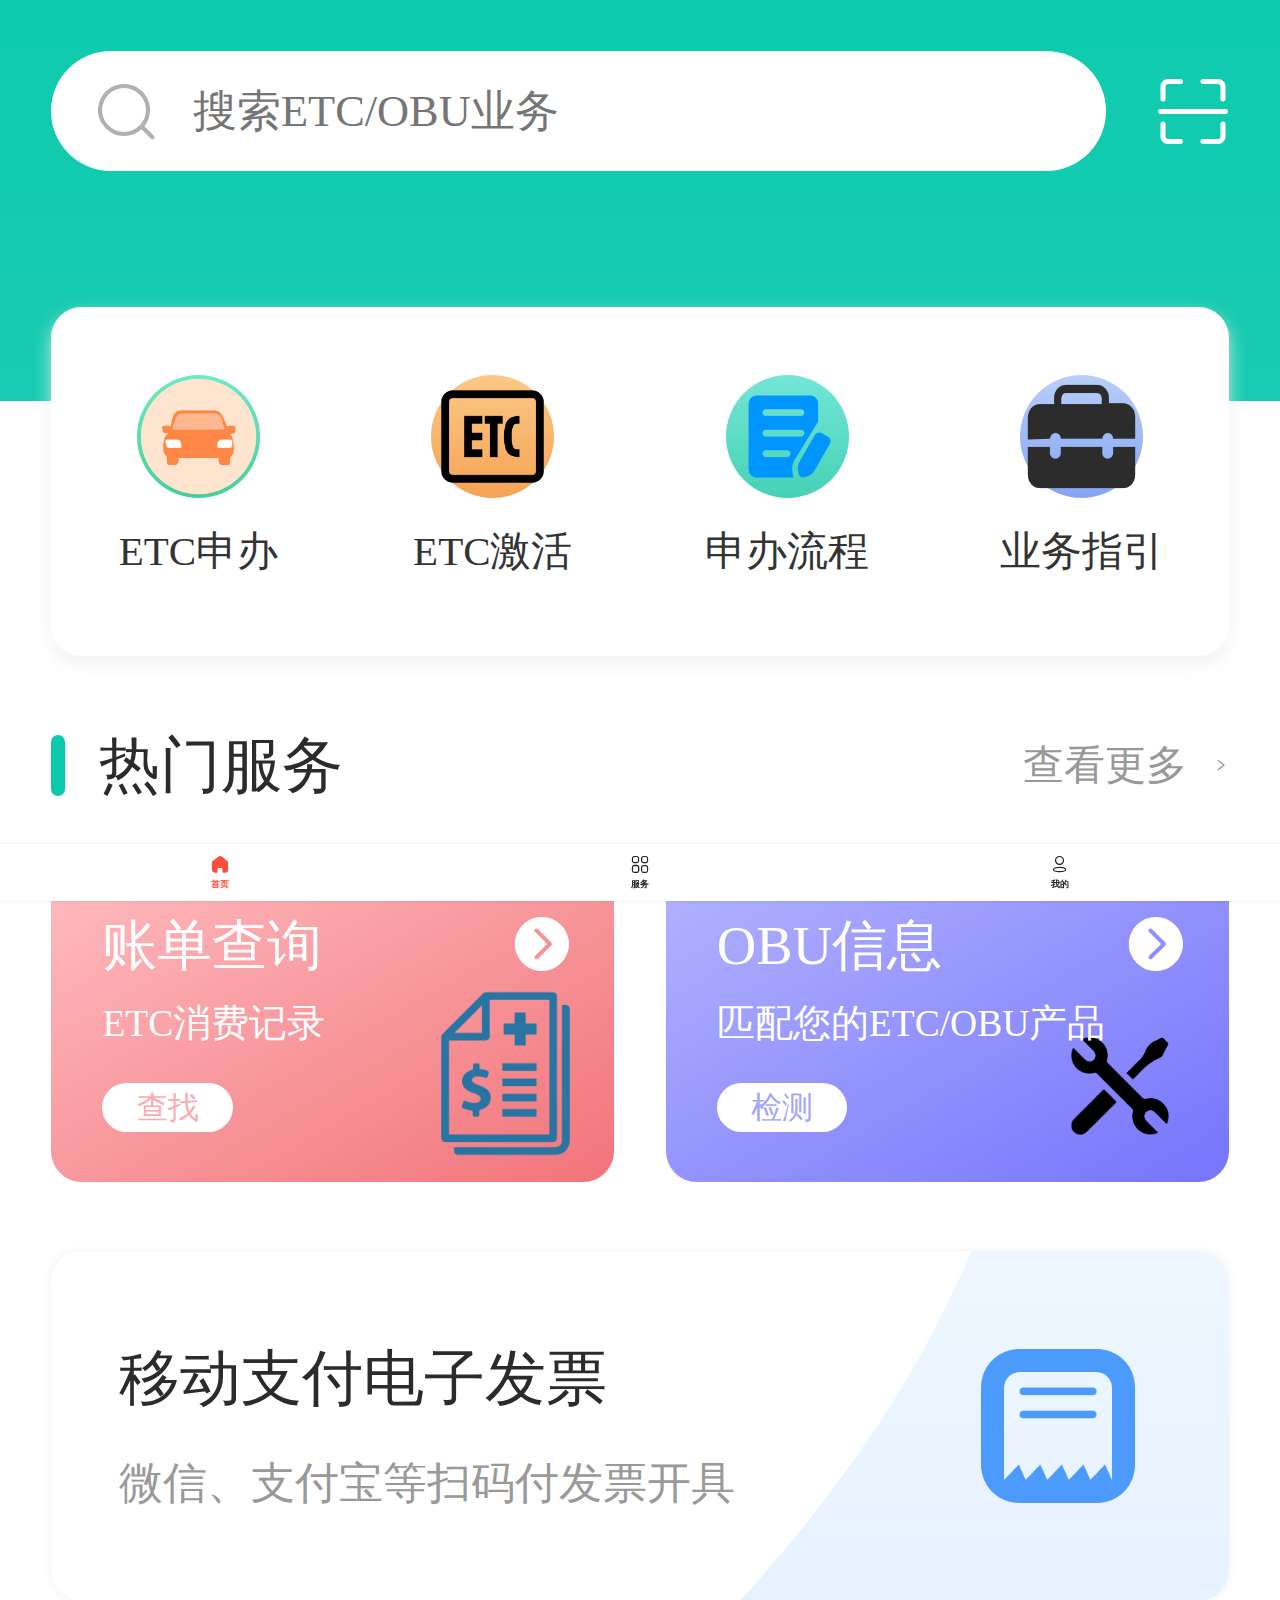
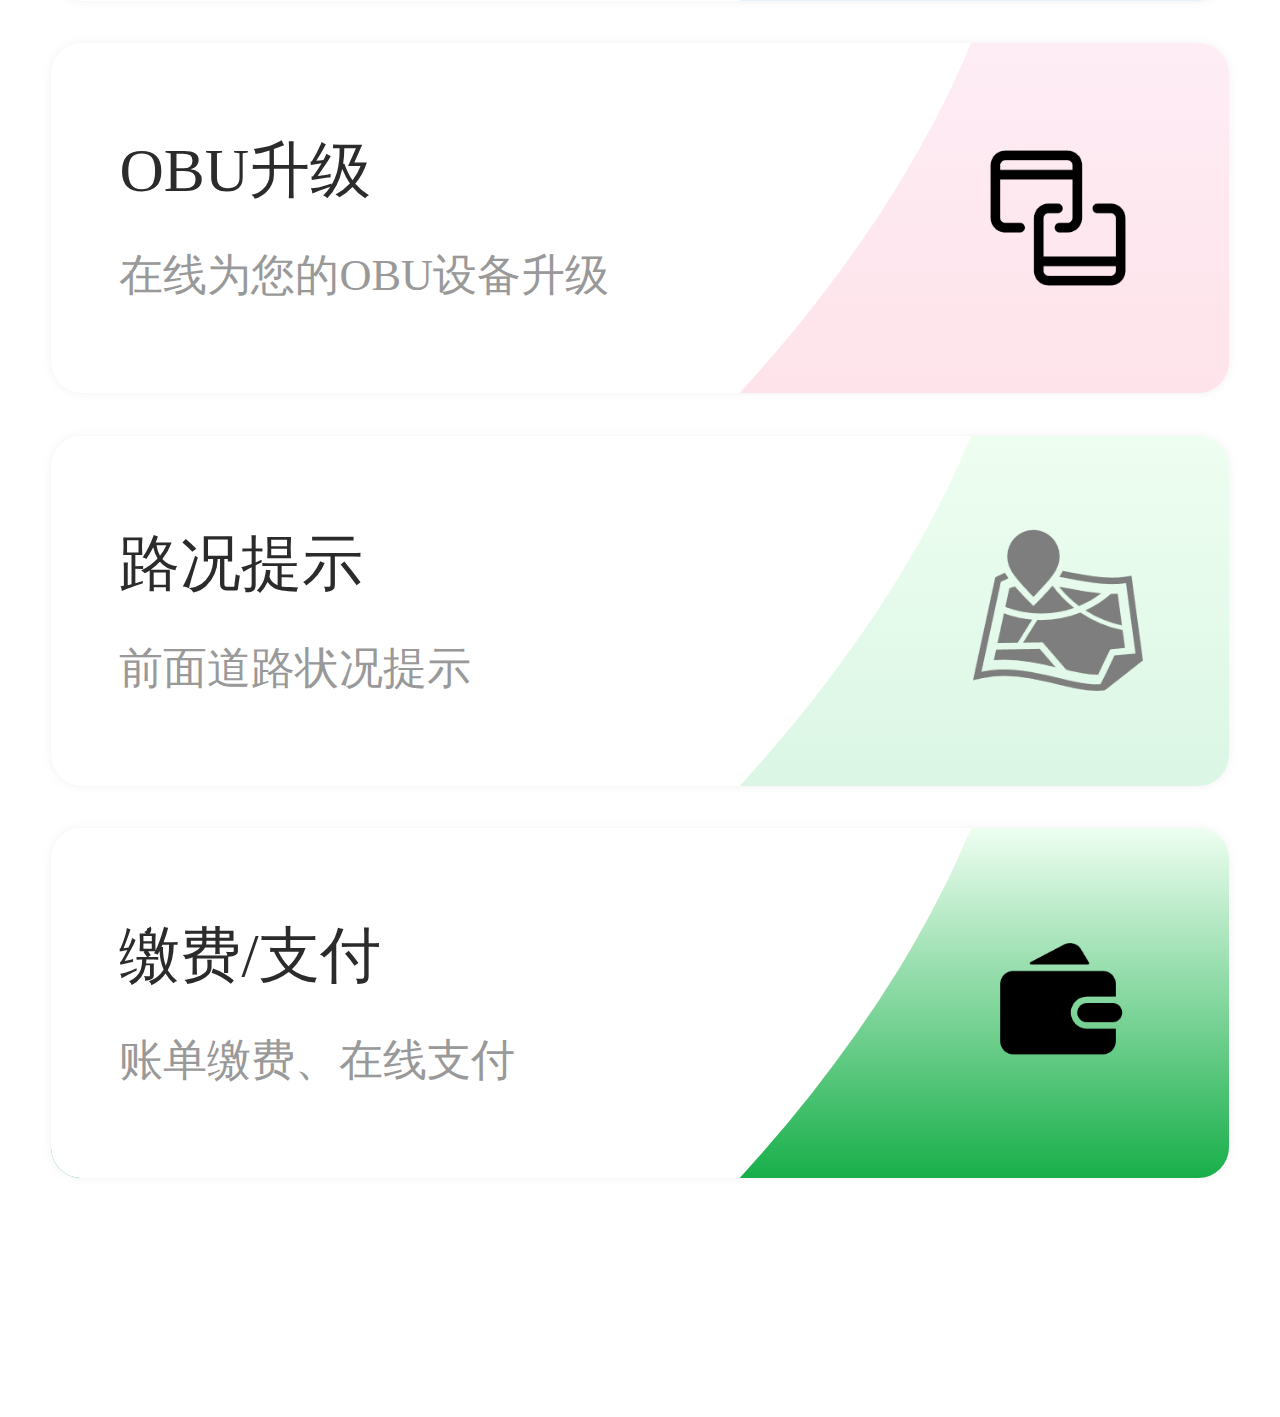
<file: index.html>
<!DOCTYPE html>
<html>

<head>
    <meta charset="UTF-8">
    <title>Obu-harmonyOS</title>
    <meta name="viewport" content="width=device-width,initial-scale=1,minimum-scale=1,maximum-scale=1,user-scalable=no">
    <link rel="stylesheet" href="static/css/iconfont.css">
    <link rel="stylesheet" type="text/css" href="static/css/style.css">
    <link rel="stylesheet" type="text/css" href="static/css/iconly.css"><!-- Theme css -->
    <script src="static/js/flexible.js" type="text/javascript"></script>
    <script src="static/js/vue.min.js" type="text/javascript"></script>
</head>

<body>
    <div id="app">
        <div class="top" :class="fixedTop?'fixed':''">
            <!-- 搜索 -->
            <div class="search">
                <i class="iconfont icon-chaxun"></i>
                <input type="text" name="keyword" placeholder="搜索ETC/OBU业务" autocomplete="off">
            </div>
            <i class="iconfont icon-scan scan"></i>
        </div>
        <!-- 四宫格快捷导航 -->
        <div class="quic-nav">
            <ul>
                <li>
                    <div class="icon">
                        <img src="static/picture/icon-etc-apply.png" alt="">
                    </div>
                    <p>ETC申办</p>
                </li>
                <li>
                    <div class="icon">
                        <img src="static/picture/icon-etc-activate.png" alt="">
                    </div>
                    <p>ETC激活</p>
                </li>
                <li>
                    <div class="icon">
                        <img src="static/picture/icon-process.png" alt="">
                    </div>
                    <p>申办流程</p>
                </li>
                <li>
                    <div class="icon">
                        <img src="static/picture/icon-service.png" alt="">
                    </div>
                    <p>业务指引</p>
                </li>
            </ul>
        </div>
        <!-- 热门服务 -->
        <div class="service-hot">
            <div class="title">
                <span><i></i>热门服务</span>
                <a href="">查看更多<i class="iconfont icon-right1"></i></a>
            </div>
            <div class="items">
                <div class="block red">
                    <h3><span>账单查询</span><i class="iconfont icon-right"></i></h3>
                    <p>ETC消费记录</p>
                    <a href="order-history.html">查找</a>
                </div>
                <div class="block purple">
                    <h3><span>OBU信息</span><i class="iconfont icon-right"></i></h3>
                    <p>匹配您的ETC/OBU产品</p>
                    <a href="">检测</a>
                </div>
            </div>
            <div class="list">
                <ul>
                    <li class="one">
                        <div class="l">
                            <h4><span>移动支付电子发票</span></h4>
                            <p>微信、支付宝等扫码付发票开具</p>
                        </div>
                        <div class="r"></div>
                    </li>
                    <li class="two">
                        <div class="l">
                            <h4><span>OBU升级</span></h4>
                            <p>在线为您的OBU设备升级</p>
                        </div>
                        <div class="r"></div>
                    </li>
                    <li class="three">
                        <div class="l">
                            <h4><span>路况提示</span></h4>
                            <p>前面道路状况提示</p>
                        </div>
                        <div class="r"></div>
                    </li>
                    <li class="four">
                        <div class="l">
                            <h4><span>缴费/支付</span></h4>
                            <p>账单缴费、在线支付</p>
                        </div>
                        <div class="r"></div>
                    </li>
                </ul>
            </div>
        </div>
        <!-- tab-bar导航 -->
        <div class="tab-bar-holder"></div>
        <!-- <div class="tab-bar">
            <ul>
                <li :class="activeTab==1?'on':''" @click="changeTab(1)">
                    <i class="iconfont icon-index"></i>
                    <span>首页</span>
                </li>
                <li :class="activeTab==2?'on':''" @click="changeTab(2)">
                    <a href="mine.html">
                    <i class="iconfont icon-zhinanzhen"></i>
                    <span>服务</span>
                </a>
                </li>
                <li :class="activeTab==3?'on':''" @click="changeTab(3)">
                    <a href="mine.html">
                    <i class="iconfont icon-wodedangxuan-copy"></i>
                    <span>我的</span>
                </a>
                </li>
            </ul>
        </div> -->
        <div class="bottom-panel">
            <ul>
                <li class="active"><a href="">
                        <div class="icon"><i class="iconly-Home icli"></i><i class="iconly-Home icbo"></i></div>
                        <span>首页</span>
                    </a></li>
                <li><a href="category.html">
                        <div class="icon"><i class="iconly-Category icli"></i><i class="iconly-Category icbo"></i></div>
                        <span>服务</span>
                    </a></li>
                <li><a href="profile.html">
                        <div class="icon"><i class="iconly-Profile icli"></i><i class="iconly-Profile icbo"></i></div>
                        <span>我的</span>
                    </a></li>
            </ul>
        </div>
    </div>
</body>

</html>

<script>
    new Vue({
        el: '#app',
        data: {
            activeTab: 1, // 默认高亮的tab-bar
            fixedTop: false // 顶部是否固定
        },
        mounted() {
            this.$nextTick(() => {
                window.addEventListener("scroll", this.scroll);
            });
        },
        methods: {
            // 切换tab-bar
            changeTab: function (item) {
                this.activeTab = item
            },
            // 监听页面滚动
            scroll: function () {
                var scrollTop = document.documentElement.scrollTop
                if (scrollTop > 100) {
                    this.fixedTop = true
                } else {
                    this.fixedTop = false
                }
            }
        }
    })
</script>
</file>
<file: static/css/iconfont.css>
@font-face {
  font-family: "iconfont"; /* Project id 2733987 */
  src: url('../font/iconfont.woff2') format('woff2'),
       url('../font/iconfont.woff') format('woff'),
       url('../font/iconfont.ttf') format('truetype');
}

.iconfont {
  font-family: "iconfont" !important;
  font-size: 16px;
  font-style: normal;
  -webkit-font-smoothing: antialiased;
  -moz-osx-font-smoothing: grayscale;
}

.icon-right:before {
  content: "\e809";
}

.icon-right1:before {
  content: "\e640";
}

.icon-scan:before {
  content: "\e6f7";
}

.icon-gouwu:before {
  content: "\e602";
}

.icon-yiliao:before {
  content: "\e642";
}

.icon-zhinanzhen:before {
  content: "\e645";
}

.icon-zixun_tianchong:before {
  content: "\e63c";
}

.icon-wodedangxuan-copy:before {
  content: "\e600";
}

.icon-chaxun:before {
  content: "\e65e";
}

.icon-icon_medicine:before {
  content: "\e61d";
}

.icon-index:before {
  content: "\e601";
}

.icon-qushuchakanshuxing2:before {
  content: "\e60d";
}
</file>
<file: static/css/style.css>
* {
    margin: 0;
    padding: 0;
    border: 0;
    list-style: none;
    text-decoration: none;
    color: inherit;
    font-weight: normal;
    font-family: "微软雅黑";
    box-sizing: border-box;
    font-style: normal;
    outline: none;
    -webkit-tap-highlight-color: transparent;
}

body {
    width: 100%;
    overflow-x: hidden;
    background: #ffffff;
}

img {
    vertical-align: middle;
    max-width: 100%;
}

section,
.section-t-space {
    padding-top: 30px
}

h1 {
    font-size: 20px;
    font-weight: 700;
    line-height: 1.1;
    text-transform: capitalize;
    margin: 0;
    color: #222
}

h2 {
    font-size: 16px;
    font-weight: 700;
    line-height: 1.3;
    margin: 0;
    color: #222
}

h3 {
    font-size: 15px;
    line-height: 1.2;
    margin: 0;
    color: #222
}

h4 {
    font-size: 14px;
    line-height: 1.3;
    margin: 0;
    color: #222
}

h5 {
    font-size: 13px;
    line-height: 1.3;
    margin: 0;
    color: #222
}

h6 {
    font-size: 12px;
    line-height: 16px;
    font-weight: 500;
    margin: 0;
    color: #222
}

/* 头部 */
.top {
    width: 100%;
    height: auto;
    position: relative;
    z-index: 2;
    display: flex;
    justify-content: space-between;
    align-items: center;
    padding: .3rem .3rem;
}

.top::before {
    content: "";
    position: absolute;
    top: 0;
    left: 0;
    width: 100%;
    height: 2.35rem;
    background: linear-gradient(to bottom, #0ecbad, #19cbb1);
    z-index: 1;
}

.top .search {
    width: 100%;
    margin-right: .3rem;
    height: .7rem;
    line-height: .7rem;
    border-radius: .7rem;
    background: #ffffff;
    position: relative;
    z-index: 2;
    display: flex;
    align-items: center;
    padding: .1rem .25rem;
}

.top .search i {
    margin-right: .2rem;
    color: #b0b0b0;
    font-size: .38rem;
    flex-shrink: 0;
}

.top .search input {
    font-size: .26rem;
    width: 100%;
}

.top i.scan {
    flex-shrink: 0;
    font-size: .42rem;
    color: #ffffff;
    position: relative;
    z-index: 2;
}

.top.fixed {
    position: fixed;
    width: 100%;
    top: 0;
    left: 0;
    padding: .1rem .3rem;
    background: linear-gradient(to bottom, #0ecbad, #19cbb1);
    z-index: 999;
}

.top.fixed::before {
    display: none;
}

/* 四宫格快捷导航 */
.quic-nav {
    width: 100%;
    height: auto;
    padding: 0 .3rem;
    position: relative;
    z-index: 2;
    margin-top: 0.5rem;
}

.quic-nav ul {
    width: 100%;
    padding: .4rem 0;
    display: flex;
    justify-content: space-between;
    align-items: center;
    background: #ffffff;
    border-radius: .18rem;
    box-shadow: 0 .05rem .1rem rgba(240, 240, 240, .8);
}

.quic-nav ul li {
    width: 100%;
    display: flex;
    justify-content: center;
    align-items: center;
    flex-direction: column;
}

.quic-nav ul li .icon {
    width: .72rem;
    height: .72rem;
    border-radius: .72rem;
    display: flex;
    justify-content: center;
    align-items: center;
}

.quic-nav ul li .icon i {
    font-size: .32rem;
    color: #ffffff;
}

.quic-nav ul li p {
    font-size: .24rem;
    color: #333;
    margin-top: .15rem;
    margin-bottom: .05rem;
}

.quic-nav ul li:nth-child(1) .icon {
    background: linear-gradient(#71e9c5, #43d197);
}

.quic-nav ul li:nth-child(2) .icon {
    background: linear-gradient(#fbc886, #f6a355);
}

.quic-nav ul li:nth-child(3) .icon {
    background: linear-gradient(#73e6d7, #46d1b4);
}

.quic-nav ul li:nth-child(4) .icon {
    background: linear-gradient(#b9cff8, #84a3f3);
}

/* 热门服务 */
.service-hot {
    width: 100%;
    height: auto;
    padding: 0 .3rem;
    margin-top: .4rem;
}

.service-hot .title {
    width: 100%;
    height: auto;
    overflow: hidden;
    position: relative;
    display: flex;
    justify-content: space-between;
    align-items: center;
    padding-bottom: .3rem;
}

.service-hot .title span {
    font-size: .36rem;
    color: #2b2b2b;
    display: flex;
    align-items: center;
}

.service-hot .title span i {
    flex-shrink: 0;
    width: .08rem;
    height: .36rem;
    border-radius: .08rem;
    background: #0bcaab;
    margin-right: .2rem;
}

.service-hot .title a {
    font-size: .24rem;
    color: #989898;
    display: flex;
    align-items: center;
}

.service-hot .title a i {
    margin-left: .15rem;
}

.service-hot .items {
    width: 100%;
    display: flex;
    justify-content: space-between;
}

.service-hot .items .block {
    width: 3.3rem;
    height: 1.9rem;
    border-radius: .18rem;
    display: flex;
    flex-direction: column;
    justify-content: center;
    padding: 0 .25rem 0 .3rem;
    position: relative;
}

.service-hot .items .block:nth-child(1)::before {
    content: "";
    position: absolute;
    right: .15rem;
    display: block;
    width: .98rem;
    height: 100%;
    background: url(../image/icon-bill.png) center bottom .15rem no-repeat;
    background-size: .98rem auto;
    z-index: 1;
}

.service-hot .items .block:nth-child(2)::before {
    content: "";
    position: absolute;
    right: .15rem;
    display: block;
    width: .98rem;
    height: 100%;
    background: url(../image/icon-obu-information.png) center bottom .15rem no-repeat;
    background-size: .83rem auto;
    z-index: 1;
}

.service-hot .items .block h3 {
    color: #ffffff;
    font-size: .32rem;
    font-weight: bold;
    margin-bottom: .1rem;
    display: flex;
    justify-content: space-between;
    align-items: center;
    position: relative;
    z-index: 2;
}

.service-hot .items .block h3 i {
    font-size: .36rem;
}

.service-hot .items .block p {
    font-size: .22rem;
    margin-bottom: .2rem;
    color: #ffffff;
    position: relative;
    z-index: 2;
}

.service-hot .items .block a {
    flex-shrink: 0;
    align-self: flex-start;
    font-size: .18rem;
    display: inline-block;
    padding: .02rem .2rem;
    border-radius: .3rem;
    background: #ffffff;
    color: #fcabb1;
    position: relative;
    z-index: 2;
}

.service-hot .items .block.red {
    background: linear-gradient(to right bottom, #ffbdc1, #f1747a);
}

.service-hot .items .block.purple {
    background: linear-gradient(to right bottom, #b4b4fe, #7574fc);
}

.service-hot .items .block.purple a {
    color: #a5a5ff
}

.service-hot .list {
    width: 100%;
    padding-top: .4rem;
}

.service-hot .list ul li {
    display: flex;
    justify-content: space-between;
    align-items: center;
    width: 100%;
    height: 2.05rem;
    box-shadow: 0 0 .05rem rgba(240, 240, 240, .9);
    border-radius: .18rem;
    margin-bottom: .25rem;
    padding: 0 .5rem 0 .4rem;
    position: relative;
    overflow: hidden;
}

.service-hot .list ul li::before {
    content: "";
    display: block;
    position: absolute;
    left: -3.5rem;
    ;
    width: 10rem;
    height: 5rem;
    border-radius: 100%;
    background: #ffffff;
    transform: rotate(-40deg);
    z-index: 1;
}

.service-hot .list ul li h4 {
    display: flex;
    align-items: center;
    margin-bottom: .2rem;
    position: relative;
    z-index: 2;
}

.service-hot .list ul li h4 span {
    font-size: .36rem;
    color: #2b2b2b;
    margin-right: .2rem;
}

.service-hot .list ul li h4 i {
    font-size: .22rem;
    color: #ffffff;
    border-radius: .07rem;
    padding: .05rem .15rem;
    background: #fb5348;
    position: relative;
}

.service-hot .list ul li h4 i::after {
    content: "";
    display: block;
    width: 0;
    height: 0;
    border-left: .1rem solid transparent;
    border-top: .15rem solid #fb5348;
    border-right: .1rem solid transparent;
    position: absolute;
    left: -0.09rem;
    top: .1rem;
}

.service-hot .list ul li p {
    font-size: .26rem;
    color: #999999;
    position: relative;
    z-index: 2;
}

.service-hot .list ul li .r {
    position: relative;
    z-index: 2;
}

.service-hot .list ul li.one {
    background: linear-gradient(#eef7ff, #e6f2ff);
}

.service-hot .list ul li.two {
    background: linear-gradient(#feedf5, #fee3ea);
}

.service-hot .list ul li.three {
    background: linear-gradient(#eefef1, #dbf6e5);
}

.service-hot .list ul li.four {
    background: linear-gradient(#eefef1, #18af4a);
}

.service-hot .list ul li.one .r {
    flex-shrink: 0;
    width: 1rem;
    height: 100%;
    background: url(../image/icon-invoice.png) center center no-repeat;
    background-size: 90% auto;
}

.service-hot .list ul li.two .r {
    flex-shrink: 0;
    width: 1rem;
    height: 100%;
    background: url(../image/icon-update.png) center center no-repeat;
    background-size: 90% auto;
}

.service-hot .list ul li.three .r {
    flex-shrink: 0;
    width: 1rem;
    height: 100%;
    background: url(../image/icon-road.png) center center no-repeat;
    background-size: 100% auto;
}

.service-hot .list ul li.four .r {
    flex-shrink: 0;
    width: 1rem;
    height: 100%;
    background: url(../image/icon-payment.png) center center no-repeat;
    background-size: 90% auto;
}

/* 导航 */
.tab-bar-holder {
    width: 100%;
    height: 1.15rem;
    padding-top: 80px
}

.panel-space {
    padding-top: 80px
}

.tab-bar {
    width: 100%;
    height: auto;
    overflow: hidden;
    position: fixed;
    bottom: 0;
    left: 0;
    z-index: 999;
    background: #ffffff;
    box-shadow: 0 -.1rem .1rem rgba(240, 240, 240, 0.5);
}

.tab-bar ul {
    width: 100%;
    display: flex;
    justify-content: space-between;
}

.tab-bar ul li {
    width: 100%;
    display: flex;
    flex-direction: column;
    justify-content: center;
    align-items: center;
    height: 1.15rem;
}

.tab-bar ul li i {
    flex-shrink: 0;
    width: 100%;
    text-align: center;
    font-size: .45rem;
    color: #ababab;
}

.tab-bar ul li span {
    font-size: .20rem;
    color: #ababab;
    margin-top: .05rem;
}

.tab-bar ul li.on i,
.tab-bar ul li.on span {
    color: #0ecbad;
}

.bottom-panel {
    position: fixed;
    left: 0;
    bottom: -1px;
    width: 100%;
    z-index: 999;
    background-color: #fff;
    padding: 10px;
    -webkit-box-shadow: 0 0 4px rgba(32, 23, 23, 0.1);
    box-shadow: 0 0 4px rgba(0, 0, 0, 0.1);
    height: auto;
    overflow: hidden;
}

.bottom-panel ul {
    display: -webkit-box;
    display: -ms-flexbox;
    display: flex;
    -ms-flex-pack: distribute;
    justify-content: space-around;
    padding: 0
}

.bottom-panel ul li {
    text-align: center
}

.bottom-panel ul li .icon {
    display: -webkit-box;
    display: -ms-flexbox;
    display: flex;
    -webkit-box-align: center;
    -ms-flex-align: center;
    align-items: center;
    -webkit-box-pack: center;
    -ms-flex-pack: center;
    justify-content: center
}

.bottom-panel ul li a {
    color: #222
}

.bottom-panel ul li a i {
    font-size: 20px
}

.bottom-panel ul li a i.icbo {
    display: none
}

.bottom-panel ul li a span {
    font-size: 9px;
    font-weight: 700;
    color: #222;
    text-transform: uppercase;
    margin-top: 4px;
    display: block
}

.bottom-panel ul li.active a span {
    color: #FF4C3B
}

.bottom-panel ul li.active a i.icbo {
    display: block;
    color: #FF4C3B
}

.bottom-panel ul li.active a i.icli {
    display: none
}
header {
    display: -webkit-box;
    display: -ms-flexbox;
    display: flex;
    -webkit-box-align: center;
    -ms-flex-align: center;
    align-items: center;
    padding: 15px;
    position: fixed;
    left: 0;
    top: -1px;
    width: 100%;
    background-color: #fff;
    z-index: 3
}

header .back-links a {
    display: -webkit-box;
    display: -ms-flexbox;
    display: flex;
    -webkit-box-align: center;
    -ms-flex-align: center;
    align-items: center
}

header .back-links a i {
    color: #222;
    font-size: 20px;
    margin-right: 10px
}

[dir="rtl"] header .back-links a i {
    margin-right: 0;
    margin-left: 10px
}

header .back-links a .content h2 {
    color: #222;
    text-transform: capitalize;
    display: -webkit-box;
    display: -ms-flexbox;
    display: flex;
    -webkit-box-align: center;
    -ms-flex-align: center;
    align-items: center
}

header .back-links a .content h6 {
    color: #777
}

header .back-links a .content span {
    display: -webkit-box;
    display: -ms-flexbox;
    display: flex;
    -webkit-box-align: center;
    -ms-flex-align: center;
    align-items: center;
    color: #777;
    font-size: 14px;
    font-weight: 400;
    margin-left: 4px;
    margin-top: 3px
}

header .back-links a .content span i {
    font-size: 14px;
    color: #777;
    margin-right: 3px
}

header .nav-bar {
    margin-right: calc(10px+(15 - 10) *((100vw - 320px) /(1920 - 320)));
    display: -webkit-box;
    display: -ms-flexbox;
    display: flex;
    -webkit-box-align: center;
    -ms-flex-align: center;
    align-items: center
}

[dir="rtl"] header .nav-bar {
    margin-right: 0;
    margin-left: calc(10px+(15 - 10) *((100vw - 320px) /(1920 - 320)))
}

header .nav-bar svg {
    stroke: #222
}

header .nav-bar img {
    width: 20px
}

[class="dark"] header .nav-bar img {
    -webkit-filter: invert(1);
    filter: invert(1)
}

header .brand-logo img {
    width: 125px
}

header .header-option {
    margin-left: auto
}

[dir="rtl"] header .header-option {
    margin-right: auto;
    margin-left: 0
}

header .header-option ul {
    display: -webkit-box;
    display: -ms-flexbox;
    display: flex;
    -webkit-box-align: center;
    -ms-flex-align: center;
    align-items: center
}

header .header-option ul li {
    line-height: 1
}

header .header-option ul li a {
    display: block
}

header .header-option ul li i {
    font-size: calc(20px+(22 - 20) *((100vw - 320px) /(1920 - 320)));
    color: #222
}

header .header-option ul li+li {
    margin-left: calc(10px+(12 - 10) *((100vw - 320px) /(1920 - 320)))
}

[dir="rtl"] header .header-option ul li+li {
    margin-right: calc(10px+(12 - 10) *((100vw - 320px) /(1920 - 320)));
    margin-left: 0
}

header.darkHeader {
    -webkit-box-shadow: 0 0 4px rgba(0, 0, 0, 0.1);
    box-shadow: 0 0 4px rgba(0, 0, 0, 0.1)
}

header.darkHeader.bg-transparent {
    background-color: #fff !important
}

.top-space {
    margin-top: 54px
}

.top-space.sm-space {
    margin-top: 40px
}

.top-space.lg-space {
    margin-top: 60px
}

.top-space.xl-space {
    margin-top: 72px
}

.profile-detail {
    background-color: rgba(237, 239, 244, 0.6);
    padding: 25px 16px
}

.profile-detail .media {
    display: -webkit-box;
    display: -ms-flexbox;
    display: flex;
    -webkit-box-align: center;
    -ms-flex-align: center;
    align-items: center
}

.profile-detail .media img {
    width: 82px;
    height: 82px;
    border-radius: 100%;
    -o-object-fit: cover;
    object-fit: cover;
    margin-right: 20px
}

[dir="rtl"] .profile-detail .media img {
    margin-right: 0;
    margin-left: 20px
}

.profile-detail .media .media-body h6 {
    margin-bottom: 8px
}

.profile-detail .media .media-body .edit-btn {
    background-color: #FF4C3B;
    color: #fff;
    font-size: 14px;
    font-weight: 700;
    padding: 2px 10px;
    border-radius: 3px
}
.sidebar-content {
    padding: 50px 0
}

.sidebar-content .link-section {
    padding: 0 22px
}

.sidebar-content .link-section li {
    width: 100%;
    padding: 16px 6px;
    border-bottom: 1px solid rgba(237, 239, 244, 0.6)
}

.sidebar-content .link-section li a,
.sidebar-content .link-section li>div {
    display: -webkit-box;
    display: -ms-flexbox;
    display: flex;
    -webkit-box-align: center;
    -ms-flex-align: center;
    align-items: center
}

.sidebar-content .link-section li a i,
.sidebar-content .link-section li>div i {
    font-size: 20px;
    color: #222;
    margin-right: 16px
}

[dir="rtl"] .sidebar-content .link-section li a i,
[dir="rtl"] .sidebar-content .link-section li>div i {
    margin-right: 0;
    margin-left: 16px
}

.sidebar-content .link-section li a img,
.sidebar-content .link-section li>div img {
    margin-right: 16px;
    width: 20px
}

[dir="rtl"] .sidebar-content .link-section li a img,
[dir="rtl"] .sidebar-content .link-section li>div img {
    margin-right: 0;
    margin-left: 16px
}

.sidebar-content .link-section li a .content h4,
.sidebar-content .link-section li>div .content h4 {
    color: #222;
    margin-bottom: 2px;
    font-weight: 700;
    text-transform: capitalize
}

.sidebar-content .link-section li a .content h6,
.sidebar-content .link-section li>div .content h6 {
    color: #777;
    text-transform: capitalize
}

.sidebar-content .link-section li:first-child {
    padding-top: 0
}

.sidebar-content .link-section li:last-child {
    padding-bottom: 0;
    border-bottom: 0
}

.divider {
    height: 10px;
    width: 100%;
    margin: 25px 0;
    background-color: #EDEFF4
}

.divider.t-12 {
    margin-top: 12px
}

.divider.b-20 {
    margin-bottom: 20px
}

.w-100 {
    width: 100% !important
}
.btn {
    font-size: calc(14px+(16 - 14) *((100vw - 320px) /(1920 - 320)));
    padding: calc(5px+(8 - 5) *((100vw - 320px) /(1920 - 320))) 18px;
    text-transform: uppercase;
    width: 100% !important
}

.btn-outline {
    background-color: #fff;
    border: 1px solid #FF4C3B;
    color: #FF4C3B;
    font-weight: 400;
    width: 100% !important
}

.btn-outline.content-color {
    border-color: #777
}

.btn-outline:hover {
    color: #FF4C3B
}

.px-15 {
    padding-left: 15px;
    padding-right: 15px
}

.pt-0 {
    padding-top: 0 !important
}

.tab-section {
    overflow: hidden
}

.tab-section ul{
    justify-content: space-around;
}

.tab-content>.tab-pane {
    display: none
}

.tab-content>.active {
    display: block
}

.theme-tab {
    border-bottom: 0;
    display: -webkit-box;
    display: -ms-flexbox;
    display: flex;
    -ms-flex-wrap: unset;
    flex-wrap: unset;
    width: 100%;
    overflow-x: scroll;
    overflow-y: hidden;
    margin-bottom: 20px
}

.theme-tab::-webkit-scrollbar {
    width: 0;
    height: 0;
    background: transparent
}

.theme-tab .nav-item+.nav-item {
    margin-left: 10px
}

[dir="rtl"] .theme-tab .nav-item+.nav-item {
    margin-left: 0;
    margin-right: 10px
}

.theme-tab .nav-link {
    border: 0;
    padding: 8px 12px;
    background-color: rgba(237, 239, 244, 0.45);
    color: #222;
    text-transform: capitalize;
    border-radius: 3px !important;
    margin-bottom: 0;
    white-space: nowrap;
    font-weight: 700
}

.theme-tab .nav-link.active {
    background-color: #FF4C3B;
    color: #fff
}

.search-panel {
    display: -webkit-box;
    display: -ms-flexbox;
    display: flex;
    -webkit-box-align: center;
    -ms-flex-align: center;
    align-items: center;
    -webkit-box-pack: justify;
    -ms-flex-pack: justify;
    justify-content: space-between
}

.search-panel .search-bar {
    position: relative;
    width: calc(100% - 55px)
}

.search-panel .search-bar i {
    font-size: 16px;
    color: #777
}

.search-panel .search-bar input {
    padding: 6px 35px
}

.search-panel .search-bar .search-icon,
.search-panel .search-bar .camera-icon {
    position: absolute;
    left: 10px;
    top: 50%;
    -webkit-transform: translateY(-50%);
    transform: translateY(-50%)
}

.search-panel .search-bar .camera-icon {
    right: 10px;
    left: unset
}

.search-panel.w-back .back-btn {
    color: #222;
    font-size: 20px;
    margin-right: 5px
}

.search-panel.w-back .search-bar {
    width: calc(100% - 35px)
}

.page-title {
    font-weight: 700;
    display: -webkit-box;
    display: -ms-flexbox;
    display: flex;
    -webkit-box-align: center;
    -ms-flex-align: center;
    align-items: center;
    margin-bottom: 15px
}

.page-title a {
    color: #FF4C3B;
    font-weight: 400;
    margin-left: auto
}

[dir="rtl"] .page-title a {
    margin-left: unset;
    margin-right: auto
}

.form-control {
    font-size: 14px;
    color: #222;
    width: 100%
}

[dir="rtl"] .form-control {
    text-align: right
}

.form-control:focus {
    -webkit-box-shadow: none;
    box-shadow: none
}

.form-theme {
    background-color: rgba(237, 239, 244, 0.45);
    border: 0;
    font-size: 16px;
    color: #777
}

.form-theme:focus {
    background-color: rgba(237, 239, 244, 0.45)
}

.order-listing>li {
    display: block
}

.order-listing>li+li {
    padding-top: 20px;
    margin-top: 20px;
    border-top: 1px solid rgba(237, 239, 244, 0.6)
}

.order-box {
    position: relative
}

.order-box .order-img {
    width: 80px;
    height: 80px;
    border-radius: 3px;
    -o-object-fit: cover;
    object-fit: cover;
    margin-right: 14px
}

[dir="rtl"] .order-box .order-img {
    margin-right: 0;
    margin-left: 14px
}

.order-box .media-body {
    width: 50%
}

@media(max-width:340px) {
    .order-box .media-body {
        width: 46%
    }
}

.order-box .status-label {
    position: absolute;
    right: 0;
    top: 0;
    font-size: 16px;
    background-color: rgba(237, 239, 244, 0.6);
    border-radius: 3px;
    text-transform: uppercase;
    padding: 3px 7px
}

[dir="rtl"] .order-box .status-label {
    left: 0;
    right: unset
}

.order-box .delivery-status {
    background-image: url(../image/order-map.png);
    background-size: cover;
    background-position: center;
    margin-top: 15px;
    padding: 15px;
    position: relative;
    z-index: 1;
    border-radius: 3px
}

.order-box .order-img {
    width: 80px;
    height: 80px;
    border-radius: 3px;
    -o-object-fit: cover;
    object-fit: cover;
    margin-right: 14px
}

[dir="rtl"] .order-box .order-img {
    margin-right: 0;
    margin-left: 14px
}

.order-box .delivery-status>div {
    z-index: 1
}

.order-box .delivery-status>div>div+div {
    margin-left: 15px
}

[dir="rtl"] .order-box .delivery-status>div>div+div {
    margin-right: 15px;
    margin-left: 0
}

.order-box .delivery-status::after {
    content: "";
    position: absolute;
    left: 0;
    top: 0;
    width: 100%;
    height: 100%;
    background: linear-gradient(270.08deg, rgba(255, 255, 255, 0.33) .07%, #f5f5f5 81.25%);
    z-index: -1
}

.align-items-center {
    -webkit-box-align: center !important;
    -ms-flex-align: center !important;
    align-items: center !important
}

.d-flex {
    display: -webkit-box !important;
    display: -ms-flexbox !important;
    display: flex !important
}

.img-fluid {
    max-width: 100%;
    height: auto
}

.content-color {
    color: #777 !important
}

.my-1 {
    margin-top: .25rem !important;
    margin-bottom: .25rem !important
}

.theme-color {
    color: #FF4C3B
}
</file>
<file: static/css/iconly.css>
@font-face {
    font-family: iconly;
    font-style: normal;
    font-weight: 200;
    src: url('../../fonts/Iconly-light.eot');
    src: url('../../fonts/Iconly-light.eot?#iefix') format('embedded-opentype'), url('../font/Iconly-light.woff') format('woff'), url('../../fonts/Iconly-light.ttf') format('truetype'), url('../../fonts/Iconly-light.svg#Iconly-light') format('svg')
}

@font-face {
    font-family: iconly;
    font-style: normal;
    font-weight: normal;
    src: url('../../fonts/Iconly-Broken.eot');
    src: url('../../fonts/Iconly-Broken.eot?#iefix') format('embedded-opentype'), url('../../fonts/Iconly-Broken.woff') format('woff'), url('../../fonts/Iconly-Broken.ttf') format('truetype'), url('../../fonts/Iconly-Broken.svg#Iconly-Broken') format('svg')
}

@font-face {
    font-family: iconly;
    font-style: normal;
    font-weight: 700;
    src: url('../../fonts/Iconly-Bold.eot');
    src: url('../../fonts/Iconly-Bold.eot?#iefix') format('embedded-opentype'), url('../font/Iconly-Bold.woff') format('woff'), url('../../fonts/Iconly-Bold.ttf') format('truetype'), url('../../fonts/Iconly-Bold.svg#Iconly-Bold') format('svg')
}

@font-face {
    font-family: iconly;
    font-style: normal;
    font-weight: 900;
    src: url('../../fonts/Iconly-bulk.eot');
    src: url('../../fonts/Iconly-bulk.eot?#iefix') format('embedded-opentype'), url('../../fonts/Iconly-bulk.woff') format('woff'), url('../../fonts/Iconly-bulk.ttf') format('truetype'), url('../../fonts/Iconly-bulk.svg#Iconly-bulk') format('svg')
}

[class^="iconly-"],
[class*="iconly-"] {
    font-family: 'iconly' !important;
    speak: never;
    font-style: normal;
    font-variant: normal;
    text-transform: none;
    font-weight: normal;
    line-height: 1;
    -webkit-font-smoothing: antialiased;
    -moz-osx-font-smoothing: grayscale
}

.icli {
    font-weight: 200
}

.icbr {
    font-weight: normal
}

.icbo {
    font-weight: 700
}

.icbu {
    font-weight: 900
}

.iconly-Activity:before {
    content: "\e900"
}

.iconly-Add-User:before {
    content: "\e901"
}

.iconly-Arrow-Down:before {
    content: "\e902"
}

.iconly-Arrow-Down-2:before {
    content: "\e903"
}

.iconly-Arrow-Down-3:before {
    content: "\e904"
}

.iconly-Arrow-Down-Circle:before {
    content: "\e905"
}

.iconly-Arrow-Down-Square:before {
    content: "\e906"
}

.iconly-Arrow-Left:before {
    content: "\e907"
}

.iconly-Arrow-Left-2:before {
    content: "\e908"
}

.iconly-Arrow-Left-3:before {
    content: "\e909"
}

.iconly-Arrow-Left-Circle:before {
    content: "\e90a"
}

.iconly-Arrow-Left-Square:before {
    content: "\e90b"
}

.iconly-Arrow-Right:before {
    content: "\e90c"
}

.iconly-Arrow-Right-2:before {
    content: "\e90d"
}

.iconly-Arrow-Right-3:before {
    content: "\e90e"
}

.iconly-Arrow-Right-Circle:before {
    content: "\e90f"
}

.iconly-Arrow-Right-Square:before {
    content: "\e910"
}

.iconly-Arrow-Up:before {
    content: "\e911"
}

.iconly-Arrow-Up-2:before {
    content: "\e912"
}

.iconly-Arrow-Up-3:before {
    content: "\e913"
}

.iconly-Arrow-Up-Circle:before {
    content: "\e914"
}

.iconly-Arrow-Up-Square:before {
    content: "\e915"
}

.iconly-Bag:before {
    content: "\e916"
}

.iconly-Bag-2:before {
    content: "\e917"
}

.iconly-Bookmark:before {
    content: "\e918"
}

.iconly-Buy:before {
    content: "\e919"
}

.iconly-Calendar:before {
    content: "\e91a"
}

.iconly-Call:before {
    content: "\e91b"
}

.iconly-Call-Missed:before {
    content: "\e91c"
}

.iconly-Call-Silent:before {
    content: "\e91d"
}

.iconly-Calling:before {
    content: "\e91e"
}

.iconly-Camera:before {
    content: "\e91f"
}

.iconly-Category:before {
    content: "\e920"
}

.iconly-Chart:before {
    content: "\e921"
}

.iconly-Chat:before {
    content: "\e922"
}

.iconly-Close-Square:before {
    content: "\e923"
}

.iconly-Danger:before {
    content: "\e924"
}

.iconly-Delete:before {
    content: "\e925"
}

.iconly-Discount:before {
    content: "\e926"
}

.iconly-Discovery:before {
    content: "\e927"
}

.iconly-Document:before {
    content: "\e928"
}

.iconly-Download:before {
    content: "\e929"
}

.iconly-Edit:before {
    content: "\e92a"
}

.iconly-Edit-Square:before {
    content: "\e92b"
}

.iconly-Filter:before {
    content: "\e92c"
}

.iconly-Filter-2:before {
    content: "\e92d"
}

.iconly-Folder:before {
    content: "\e92e"
}

.iconly-Game:before {
    content: "\e92f"
}

.iconly-Graph:before {
    content: "\e930"
}

.iconly-Heart:before {
    content: "\e931"
}

.iconly-Hide:before {
    content: "\e932"
}

.iconly-Home:before {
    content: "\e933"
}

.iconly-Image:before {
    content: "\e934"
}

.iconly-Image-2:before {
    content: "\e935"
}

.iconly-Info-Circle:before {
    content: "\e936"
}

.iconly-Info-Square:before {
    content: "\e937"
}

.iconly-Location:before {
    content: "\e938"
}

.iconly-Lock:before {
    content: "\e939"
}

.iconly-Login:before {
    content: "\e93a"
}

.iconly-Logout:before {
    content: "\e93b"
}

.iconly-Message:before {
    content: "\e93c"
}

.iconly-More-Circle:before {
    content: "\e93d"
}

.iconly-More-Square:before {
    content: "\e93e"
}

.iconly-Notification:before {
    content: "\e93f"
}

.iconly-Paper:before {
    content: "\e940"
}

.iconly-Paper-Download:before {
    content: "\e941"
}

.iconly-Paper-Fail:before {
    content: "\e942"
}

.iconly-Paper-Negative:before {
    content: "\e943"
}

.iconly-Paper-Plus:before {
    content: "\e944"
}

.iconly-Paper-Upload:before {
    content: "\e945"
}

.iconly-Password:before {
    content: "\e946"
}

.iconly-Play:before {
    content: "\e947"
}

.iconly-Plus:before {
    content: "\e948"
}

.iconly-Profile:before {
    content: "\e949"
}

.iconly-Scan:before {
    content: "\e94a"
}

.iconly-Search:before {
    content: "\e94b"
}

.iconly-Send:before {
    content: "\e94c"
}

.iconly-Setting:before {
    content: "\e94d"
}

.iconly-Shield-Done:before {
    content: "\e94e"
}

.iconly-Shield-Fail:before {
    content: "\e94f"
}

.iconly-Show:before {
    content: "\e950"
}

.iconly-Star:before {
    content: "\e951"
}

.iconly-Swap:before {
    content: "\e952"
}

.iconly-Tick-Square:before {
    content: "\e953"
}

.iconly-Ticket:before {
    content: "\e954"
}

.iconly-Ticket-Star:before {
    content: "\e955"
}

.iconly-Time-Circle:before {
    content: "\e956"
}

.iconly-Time-Square:before {
    content: "\e957"
}

.iconly-Unlock:before {
    content: "\e958"
}

.iconly-Upload:before {
    content: "\e959"
}

.iconly-User2:before {
    content: "\e95a"
}

.iconly-User3:before {
    content: "\e95b"
}

.iconly-Video:before {
    content: "\e95c"
}

.iconly-Voice:before {
    content: "\e95d"
}

.iconly-Voice-2:before {
    content: "\e95e"
}

.iconly-Volume-Down:before {
    content: "\e95f"
}

.iconly-Volume-Off:before {
    content: "\e960"
}

.iconly-Volume-Up:before {
    content: "\e961"
}

.iconly-Wallet:before {
    content: "\e962"
}

.iconly-Work:before {
    content: "\e963"
}
</file>
